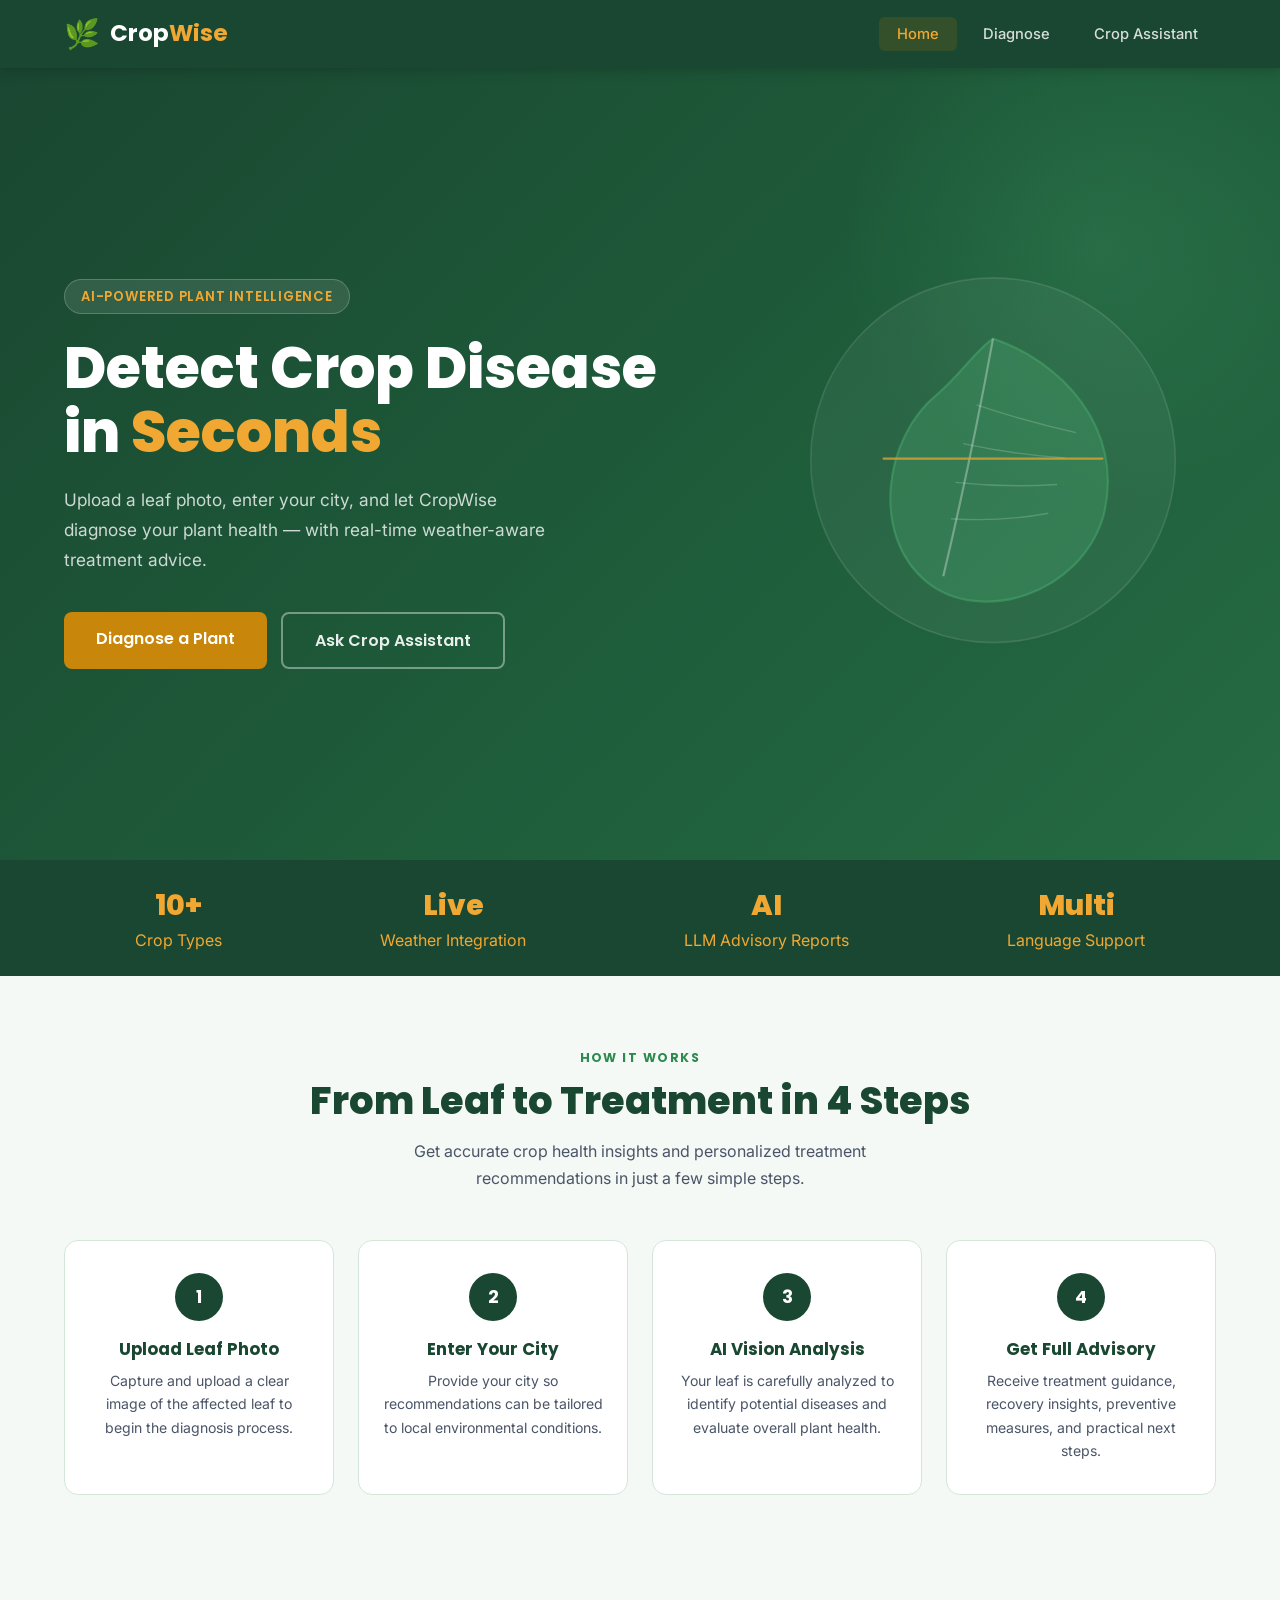
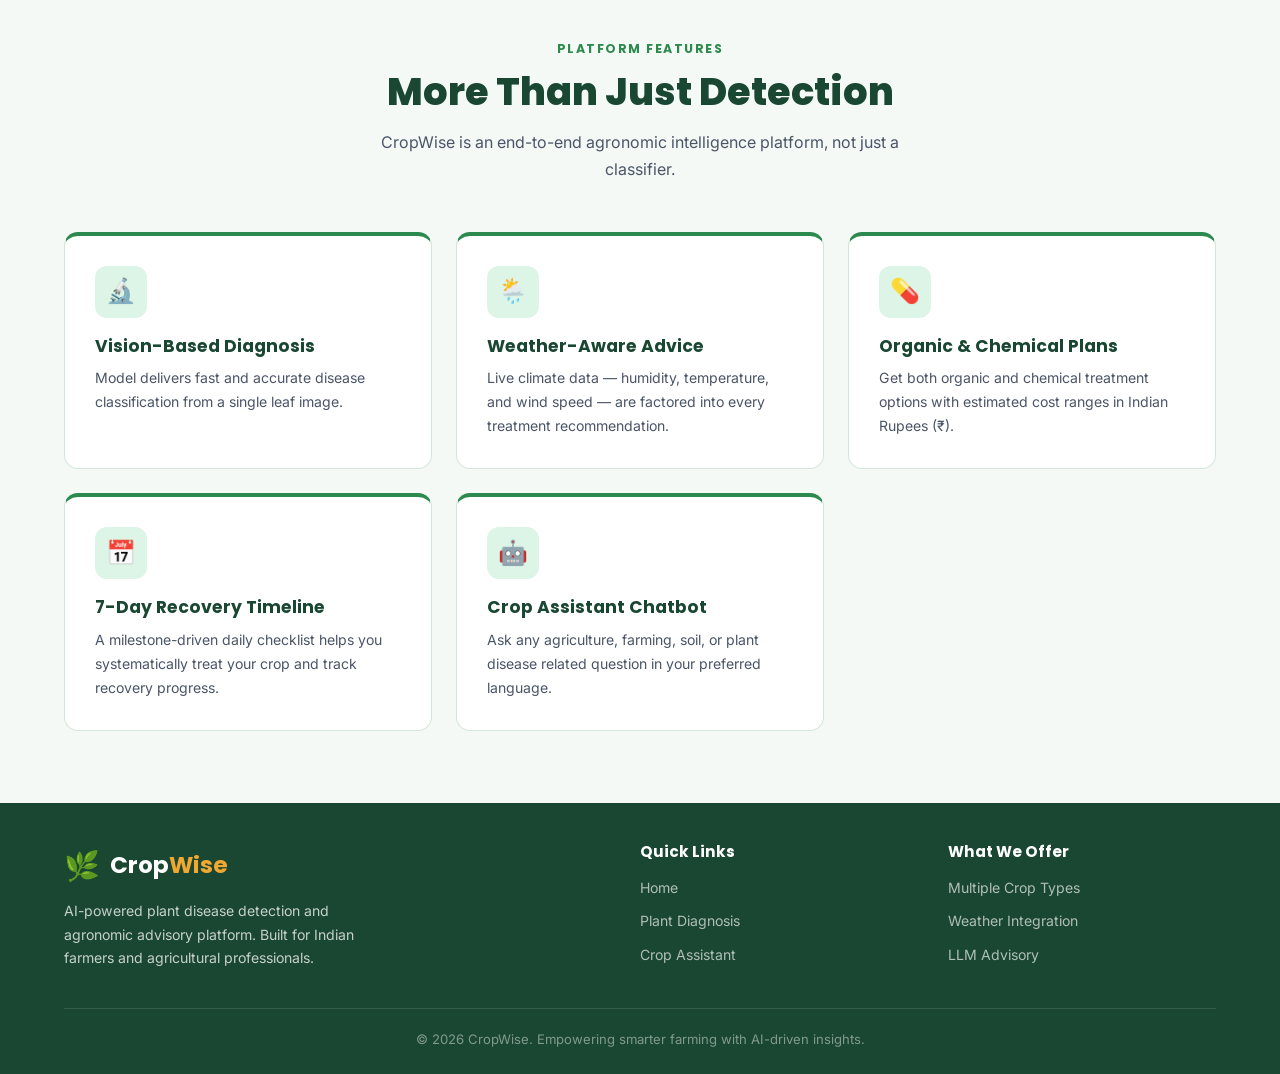
<file: frontend/index.html>
<!DOCTYPE html>
<html lang="en">
<head>
  <meta charset="UTF-8" />
  <meta name="viewport" content="width=device-width, initial-scale=1.0"/>
  <title>CropWise – AI Plant Disease Intelligence</title>
  <link rel="stylesheet" href="style.css"/>
  <style>
    .hero {
      background: linear-gradient(135deg, var(--green-dark) 0%, #1e5c3a 55%, #256b43 100%);
      min-height: 88vh;
      display: flex;
      align-items: center;
      padding: 80px 5% 60px;
      position: relative;
      overflow: hidden;
    }
    .hero::before {
      content: ''; position: absolute; top: -80px; right: -80px;
      width: 520px; height: 520px; border-radius: 50%;
      background: radial-gradient(circle, rgba(76,175,115,0.18) 0%, transparent 70%);
      pointer-events: none;
    }
    .hero-content { max-width: 600px; position: relative; z-index: 2; }
    .hero-eyebrow {
      display: inline-flex; align-items: center; gap: 8px;
      background: rgba(255,255,255,0.1);
      border: 1px solid rgba(255,255,255,0.2);
      padding: 6px 16px; border-radius: 20px;
      font-size: 0.82rem; font-weight: 600;
      color: var(--amber-light);
      font-family: 'Poppins', sans-serif;
      letter-spacing: 0.06em; text-transform: uppercase;
      margin-bottom: 22px;
    }
    .hero h1 {
      font-size: clamp(2.2rem, 4.5vw, 3.6rem);
      font-weight: 800; color: #fff;
      margin-bottom: 20px; line-height: 1.12;
    }
    .hero h1 em { font-style: normal; color: var(--amber-light); }
    .hero p {
      font-size: 1.08rem; color: rgba(255,255,255,0.78);
      margin-bottom: 36px; line-height: 1.75; max-width: 490px;
    }
    .hero-actions { display: flex; gap: 14px; flex-wrap: wrap; }
    .btn-hero { padding: 14px 32px; font-size: 1rem; }

    .hero-visual {
      position: absolute; right: 6%; top: 50%;
      transform: translateY(-50%); z-index: 1; pointer-events: none;
    }
    .hero-visual svg {
      width: min(420px, 38vw); opacity: 0.92;
      animation: floatLeaf 5s ease-in-out infinite;
    }
    @keyframes floatLeaf {
      0%, 100% { transform: translateY(0px) rotate(-2deg); }
      50% { transform: translateY(-18px) rotate(2deg); }
    }
    .hero-image{
    max-width:420px;
    animation:float 4s ease-in-out infinite;
    }
    .stats-bar {
      background: var(--green-dark); padding: 22px 5%;
      display: flex; justify-content: space-around;
      flex-wrap: wrap; gap: 16px;
    }
    .stat-item { text-align: center; color: white; }
    .stat-num {
      font-family: 'Poppins', sans-serif;
      font-size: 1.8rem; font-weight: 800;
      color: var(--amber-light); display: block;
    }
    .stat-label { font-size: 1.3;color: var(--amber-light);  }

    .steps-grid {
      display: grid;
      grid-template-columns: repeat(auto-fit, minmax(220px, 1fr));
      gap: 24px; margin-top: 48px;
    }
    .step-card {
      background: var(--bg-white);
      border: 1px solid var(--border);
      border-radius: 14px; padding: 32px 24px;
      text-align: center;
      transition: transform 0.22s, box-shadow 0.22s;
      position: relative;
    }
    .step-card:hover { transform: translateY(-6px); box-shadow: var(--shadow-hover); }
    .step-num {
      width: 48px; height: 48px;
      background: var(--green-dark); color: white;
      font-family: 'Poppins', sans-serif;
      font-size: 1.1rem; font-weight: 700;
      border-radius: 50%;
      display: flex; align-items: center; justify-content: center;
      margin: 0 auto 18px;
    }
    .step-icon { font-size: 2.4rem; margin-bottom: 14px; display: block; }
    .step-card h3 { font-size: 1.05rem; color: var(--green-dark); margin-bottom: 10px; }
    .step-card p { font-size: 0.88rem; color: var(--text-mid); line-height: 1.65; }

    .features-grid {
      display: grid;
      grid-template-columns: repeat(auto-fit, minmax(280px, 1fr));
      gap: 24px; margin-top: 48px;
    }
    .feature-card {
      padding: 30px; background: var(--bg-white);
      border: 1px solid var(--border); border-radius: 14px;
      border-top: 4px solid var(--green-mid);
      transition: box-shadow 0.22s;
    }
    .feature-card:hover { box-shadow: var(--shadow-hover); }
    .feature-icon-wrap {
      width: 52px; height: 52px;
      background: #dcf5e7; border-radius: 12px;
      display: flex; align-items: center; justify-content: center;
      font-size: 1.5rem; margin-bottom: 18px;
    }
    .feature-card h3 { font-size: 1.08rem; color: var(--green-dark); margin-bottom: 10px; }
    .feature-card p { font-size: 0.88rem; color: var(--text-mid); line-height: 1.7; }

    .cta-banner {
      background: linear-gradient(135deg, var(--green-dark), #1e5c3a);
      padding: 72px 5%; text-align: center; color: white;
    }
    .cta-banner h2 {
      font-size: clamp(1.8rem, 3vw, 2.5rem);
      font-weight: 800; margin-bottom: 14px;
      font-family: 'Poppins', sans-serif;
    }
    .cta-banner p { color: rgba(255,255,255,0.75); margin-bottom: 32px; font-size: 1rem; }
    .cta-actions { display: flex; gap: 14px; justify-content: center; flex-wrap: wrap; }

    .btn-white {
      background: white; color: var(--green-dark);
      font-family: 'Poppins', sans-serif; font-weight: 700;
      padding: 14px 32px; border-radius: 8px;
      border: none; cursor: pointer; font-size: 0.95rem;
      transition: all 0.2s; display: inline-block;
    }
    .btn-white:hover { transform: translateY(-2px); box-shadow: 0 6px 20px rgba(0,0,0,0.2); }

    .btn-ghost {
      background: transparent; color: rgba(255,255,255,0.9);
      border: 2px solid rgba(255,255,255,0.4);
      font-family: 'Poppins', sans-serif; font-weight: 600;
      padding: 14px 32px; border-radius: 8px;
      cursor: pointer; font-size: 0.95rem;
      transition: all 0.2s; display: inline-block;
    }
    .btn-ghost:hover { background: rgba(255,255,255,0.1); border-color: white; }

    @media (max-width: 900px) { .hero-visual { display: none; } }
    @media (max-width: 600px) { .stats-bar { flex-direction: column; align-items: center; } }
  </style>
</head>
<body>

<nav class="navbar">
  <div class="navbar-brand">
    <span class="leaf-icon">🌿</span>
    <span>Crop<span class="brand-accent">Wise</span></span>
  </div>
  <button class="nav-toggle" onclick="toggleNav()" aria-label="Toggle menu">☰</button>
  <ul class="nav-links" id="navLinks">
    <li><a href="index.html" class="active">Home</a></li>
    <li><a href="diagnose.html">Diagnose</a></li>
    <li><a href="chatbot.html">Crop Assistant</a></li>
  </ul>
</nav>

<section class="hero">
  <div class="hero-content">
    <div class="hero-eyebrow"> AI-Powered Plant Intelligence</div>
    <h1>Detect Crop Disease<br/>in <em>Seconds</em></h1>
    <p>Upload a leaf photo, enter your city, and let CropWise diagnose your plant health — with real-time weather-aware treatment advice.</p>
    <div class="hero-actions">
      <a href="diagnose.html" class="btn btn-amber btn-hero">Diagnose a Plant</a>
      <a href="chatbot.html" class="btn btn-outline btn-hero" style="color:rgba(255,255,255,0.9); border-color:rgba(255,255,255,0.4);">Ask Crop Assistant</a>
    </div>
  </div>

  <div class="hero-visual">
    <svg viewBox="0 0 380 380" xmlns="http://www.w3.org/2000/svg">
      <circle cx="190" cy="190" r="165" fill="rgba(255,255,255,0.06)" stroke="rgba(255,255,255,0.12)" stroke-width="1.5"/>
      <path d="M190 80 C250 100, 310 160, 290 240 C270 310, 180 340, 130 300 C80 260, 90 170, 140 130 C160 113, 175 90, 190 80 Z"
            fill="rgba(76,175,115,0.30)" stroke="rgba(76,175,115,0.5)" stroke-width="2"/>
      <path d="M190 80 Q170 190 145 295" fill="none" stroke="rgba(255,255,255,0.35)" stroke-width="2"/>
      <path d="M175 140 Q220 155 265 165" fill="none" stroke="rgba(255,255,255,0.2)" stroke-width="1.2"/>
      <path d="M163 175 Q210 185 255 188" fill="none" stroke="rgba(255,255,255,0.2)" stroke-width="1.2"/>
      <path d="M156 210 Q202 215 248 212" fill="none" stroke="rgba(255,255,255,0.2)" stroke-width="1.2"/>
      <path d="M152 243 Q198 246 240 238" fill="none" stroke="rgba(255,255,255,0.2)" stroke-width="1.2"/>
      <rect x="90" y="80" width="200" height="2" fill="rgba(240,168,50,0.8)" rx="1">
        <animate attributeName="y" from="80" to="300" dur="3s" repeatCount="indefinite"/>
        <animate attributeName="opacity" values="0;1;1;0" dur="3s" repeatCount="indefinite"/>
      </rect>
    </svg>
  </div>
</section>

<div class="stats-bar">
  <div class="stat-item"><span class="stat-num">10+</span><span class="stat-label">Crop Types</span></div>
  <div class="stat-item"><span class="stat-num">Live</span><span class="stat-label">Weather Integration</span></div>
  <div class="stat-item"><span class="stat-num">AI</span><span class="stat-label">LLM Advisory Reports</span></div>
  <div class="stat-item"><span class="stat-num">Multi</span><span class="stat-label">Language Support</span></div>
</div>

<section class="section">
  <div class="text-center">
    <div class="section-label">How It Works</div>
    <h2 class="section-title">From Leaf to Treatment in 4 Steps</h2>
    <p class="section-sub">Get accurate crop health insights and personalized treatment recommendations in just a few simple steps.</p>
  </div>
  <div class="steps-grid">
    <div class="step-card">
      <div class="step-num">1</div>
      <h3>Upload Leaf Photo</h3>
      <p>Capture and upload a clear image of the affected leaf to begin the diagnosis process.</p>
    </div>
    <div class="step-card">
      <div class="step-num">2</div>
      <h3>Enter Your City</h3>
      <p>Provide your city so recommendations can be tailored to local environmental conditions.</p>
    </div>
    <div class="step-card">
      <div class="step-num">3</div>
      <h3>AI Vision Analysis</h3>
      <p>Your leaf is carefully analyzed to identify potential diseases and evaluate overall plant health.</p>
    </div>
    <div class="step-card">
      <div class="step-num">4</div>
      <h3>Get Full Advisory</h3>
      <p>Receive treatment guidance, recovery insights, preventive measures, and practical next steps.</p>
    </div>
  </div>
</section>

<section class="section">
  <div class="text-center">
    <div class="section-label">Platform Features</div>
    <h2 class="section-title">More Than Just Detection</h2>
    <p class="section-sub">CropWise is an end-to-end agronomic intelligence platform, not just a classifier.</p>
  </div>
  <div class="features-grid">
    <div class="feature-card">
      <div class="feature-icon-wrap">🔬</div>
      <h3>Vision-Based Diagnosis</h3>
      <p> Model delivers fast and accurate disease classification from a single leaf image.</p>
    </div>
    <div class="feature-card">
      <div class="feature-icon-wrap">🌦️</div>
      <h3>Weather-Aware Advice</h3>
      <p>Live climate data — humidity, temperature, and wind speed — are factored into every treatment recommendation.</p>
    </div>
    <div class="feature-card">
      <div class="feature-icon-wrap">💊</div>
      <h3>Organic & Chemical Plans</h3>
      <p>Get both organic and chemical treatment options with estimated cost ranges in Indian Rupees (₹).</p>
    </div>
    <div class="feature-card">
      <div class="feature-icon-wrap">📅</div>
      <h3>7-Day Recovery Timeline</h3>
      <p>A milestone-driven daily checklist helps you systematically treat your crop and track recovery progress.</p>
    </div>
    <div class="feature-card">
      <div class="feature-icon-wrap">🤖</div>
      <h3>Crop Assistant Chatbot</h3>
      <p>Ask any agriculture, farming, soil, or plant disease related question in your preferred language.</p>
    </div>
  </div>
</section>

<footer class="footer">
  <div class="footer-grid">
    <div class="footer-brand">
      <div class="navbar-brand" style="margin-bottom:10px;">
        <span class="leaf-icon">🌿</span>
        <span>Crop<span class="brand-accent">Wise</span></span>
      </div>
      <p>AI-powered plant disease detection and agronomic advisory platform. Built for Indian farmers and agricultural professionals.</p>
    </div>
    <div>
      <h4>Quick Links</h4>
      <ul>
        <li><a href="index.html">Home</a></li>
        <li><a href="diagnose.html">Plant Diagnosis</a></li>
        <li><a href="chatbot.html">Crop Assistant</a></li>
      </ul>
    </div>
    <div>
      <h4>What We Offer</h4>
      <ul>
        <li><a href="#">Multiple Crop Types</a></li>
        <li><a href="#">Weather Integration</a></li>
        <li><a href="#">LLM Advisory</a></li>
      </ul>
    </div>
  </div>
  <div class="footer-bottom">
    &copy; 2026 CropWise. Empowering smarter farming with AI-driven insights.
  </div>
  </div>
</footer>
<script src="script.js"></script>
</body>
</html>
</file>
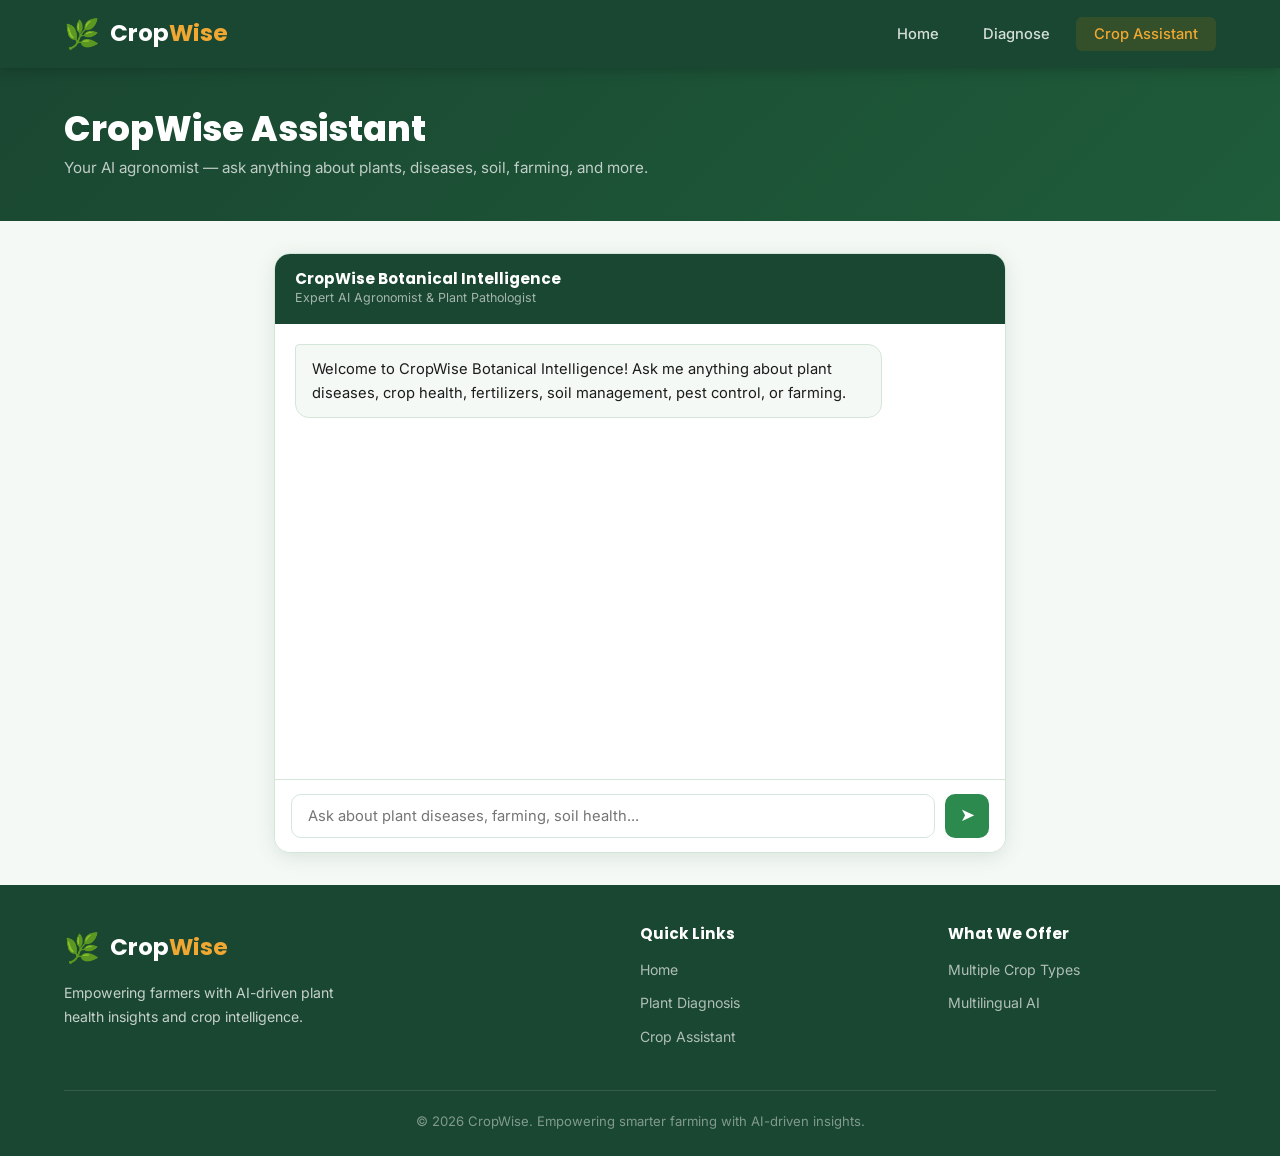
<file: frontend/chatbot.html>
<!DOCTYPE html>
<html lang="en">
<head>
  <meta charset="UTF-8"/>
  <meta name="viewport" content="width=device-width, initial-scale=1.0"/>
  <title>CropWise – Crop Assistant</title>
  <link rel="stylesheet" href="style.css"/>
  <style>
    .page-header {
      background: linear-gradient(135deg, var(--green-dark), #1e5c3a);
      padding: 40px 5%; color: white;
    }
    .page-header h1 { font-size: clamp(1.5rem, 3vw, 2.2rem); font-weight: 800; margin-bottom: 6px; }
    .page-header p  { color: rgba(255,255,255,0.72); font-size: 0.95rem; }

    .chat-outer {
      max-width: 860px; margin: 32px auto;
      padding: 0 5%;
      display: flex; flex-direction: column; gap: 20px;
    }
    .chat-box {
      background: var(--bg-white);
      border: 1px solid var(--border);
      border-radius: 16px; overflow: hidden;
      display: flex; flex-direction: column;
      height: 600px; box-shadow: var(--shadow);
    }

    .chat-header {
      background: var(--green-dark); padding: 16px 20px;
      display: flex; align-items: center; gap: 12px;
    }
    
    .bot-info h4 { color: white; font-size: 0.95rem; font-family: 'Poppins', sans-serif; }
    .bot-info p  { color: rgba(255,255,255,0.6); font-size: 0.78rem; }
   

    .messages {
      flex: 1; overflow-y: auto; padding: 20px;
      display: flex; flex-direction: column; gap: 14px;
      scroll-behavior: smooth;
    }
    .messages::-webkit-scrollbar { width: 5px; }
    .messages::-webkit-scrollbar-thumb { background: var(--border); border-radius: 4px; }

   .msg {
     max-width:85%;
     margin-bottom:12px;
    }
    .msg.user {  align-self: flex-end; }
    .msg.bot  { align-self: flex-start; }
    .msg-bubble {
      padding: 12px 16px; border-radius: 14px;
      font-size: 0.92rem; line-height: 1.65;
      white-space: normal;
    }
  
    .msg.bot .msg-bubble {
      background: #f5f9f5; border: 1px solid var(--border);
      border-top-left-radius: 4px; color: var(--text-dark);
    }
    .msg.user .msg-bubble {
      background: var(--green-dark); color: white;
      border-top-right-radius: 4px;
    }

    .msg-bubble strong { font-weight: 700; }
    .msg-bubble em { font-style: italic; }
    .msg-bubble p { margin-bottom: 8px; }
    .msg-bubble p:last-child { margin: 0; }
    .msg-bubble ul, .msg-bubble ol { padding-left: 18px; margin: 6px 0; }
    .msg-bubble li { margin-bottom: 4px; }
    .msg-bubble h3 { font-size: 0.95rem; color: var(--green-dark); margin: 10px 0 6px; font-family: 'Poppins', sans-serif; }

   
    .typing-indicator span:nth-child(2) { animation-delay: 0.2s; }
    .typing-indicator span:nth-child(3) { animation-delay: 0.4s; }
   

    .chat-input-bar {
      padding: 14px 16px;
      border-top: 1px solid var(--border);
      display: flex; gap: 10px; background: white;
    }
    .chat-input {
      flex: 1; padding: 11px 16px;
      border: 1.5px solid var(--border); border-radius: 10px;
      font-size: 0.92rem; font-family: 'Inter', sans-serif;
      outline: none; transition: border-color 0.2s;
      resize: none; height: 44px; line-height: 1.4;
    }
    .chat-input:focus { border-color: var(--green-mid); }
    .send-btn {
      width: 44px; height: 44px;
      background: var(--green-mid); border: none;
      border-radius: 10px; color: white; font-size: 1.1rem;
      cursor: pointer;
      display: flex; align-items: center; justify-content: center;
      flex-shrink: 0; transition: background 0.2s;
    }
    .send-btn:hover { background: var(--green-dark); }
    .send-btn:disabled { background: var(--border); cursor: not-allowed; }
  </style>
</head>
<body>

<nav class="navbar">
  <div class="navbar-brand">
    <span class="leaf-icon">🌿</span>
    <span>Crop<span class="brand-accent">Wise</span></span>
  </div>
  <button class="nav-toggle" onclick="toggleNav()" aria-label="Toggle menu">☰</button>
  <ul class="nav-links" id="navLinks">
    <li><a href="index.html">Home</a></li>
    <li><a href="diagnose.html">Diagnose</a></li>
    <li><a href="chatbot.html" class="active">Crop Assistant</a></li>
  </ul>
</nav>

<div class="page-header">
  <h1> CropWise Assistant</h1>
  <p>Your AI agronomist — ask anything about plants, diseases, soil, farming, and more.</p>
</div>

<div class="chat-outer">
  <div class="chat-box">

  <div class="chat-header">
    <div class="bot-info">
      <h4>CropWise Botanical Intelligence</h4>
      <p>Expert AI Agronomist & Plant Pathologist</p>
    </div>
  </div>

  <div class="messages" id="messages">
    <div class="msg bot">
      <div>
        <div class="msg-bubble">
          Welcome to CropWise Botanical Intelligence!
          Ask me anything about plant diseases, crop health,
          fertilizers, soil management, pest control, or farming.
        </div>
      </div>
    </div>
  </div>

  <div class="chat-input-bar">
    <input
      type="text"
      class="chat-input"
      id="chatInput"
      placeholder="Ask about plant diseases, farming, soil health..."
      onkeydown="handleKey(event)"
    >

    <button
      class="send-btn"
      onclick="sendMessage()"
    >
      ➤
    </button>
  </div>

</div>

</div>

<footer class="footer">
  <div class="footer-grid">
    <div class="footer-brand">
      <div class="navbar-brand" style="margin-bottom:10px;">
        <span class="leaf-icon">🌿</span>
        <span>Crop<span class="brand-accent">Wise</span></span>
      </div>
      <p>Empowering farmers with AI-driven plant health insights and crop intelligence.</p>
    </div>
    <div>
      <h4>Quick Links</h4>
      <ul>
        <li><a href="index.html">Home</a></li>
        <li><a href="diagnose.html">Plant Diagnosis</a></li>
        <li><a href="chatbot.html">Crop Assistant</a></li>
      </ul>
    </div>
    <div>
      <h4>What We Offer</h4>
      <ul>
        <li><a href="#">Multiple Crop Types</a></li>
        <li><a href="#">Multilingual AI</a></li>
      </ul>
    </div>
  </div>
  <div class="footer-bottom">
    &copy;  2026 CropWise. Empowering smarter farming with AI-driven insights.
  </div>
</footer>

<script src="script.js"></script>
<script>
const API_BASE = "https://cropwise-backend-8pd9.onrender.com";

function appendMessage(role, text) {

    const messages =
    document.getElementById("messages");

    const div =
    document.createElement("div");

    div.className = `msg ${role}`;

   div.innerHTML = `
  <div>
      <div class="msg-bubble">
        ${text.replace(/\*\*(.*?)\*\*/g, "<b>$1</b>").replace(/\n/g, "<br>")}
      </div>
  </div>`;

    messages.appendChild(div);

}

async function sendMessage() {

    const input =
    document.getElementById("chatInput");

    const msg =
    input.value.trim();

    if (!msg) return;

    appendMessage("user", msg);

    input.value = "";

    try {
        const formData =
        new FormData();

        formData.append(
            "message",
            msg
        );
        const response =
        await fetch(
            `${API_BASE}/api/chat`,
            {
                method: "POST",
                body: formData
            }
        );

        if (!response.ok) {
            appendMessage(
                "bot",
                "Error connecting to server."
            );

            return;
        }

        const data =
        await response.json();

        appendMessage(
            "bot",
            data.reply
        );

    }
    catch(error) {

        appendMessage(
            "bot",
            "Could not connect to backend."
        );
    }
}

function handleKey(event) {

    if (
        event.key === "Enter"
    ) {

        event.preventDefault();
        sendMessage();
    }
}
</script>
</body>
</html>
</file>
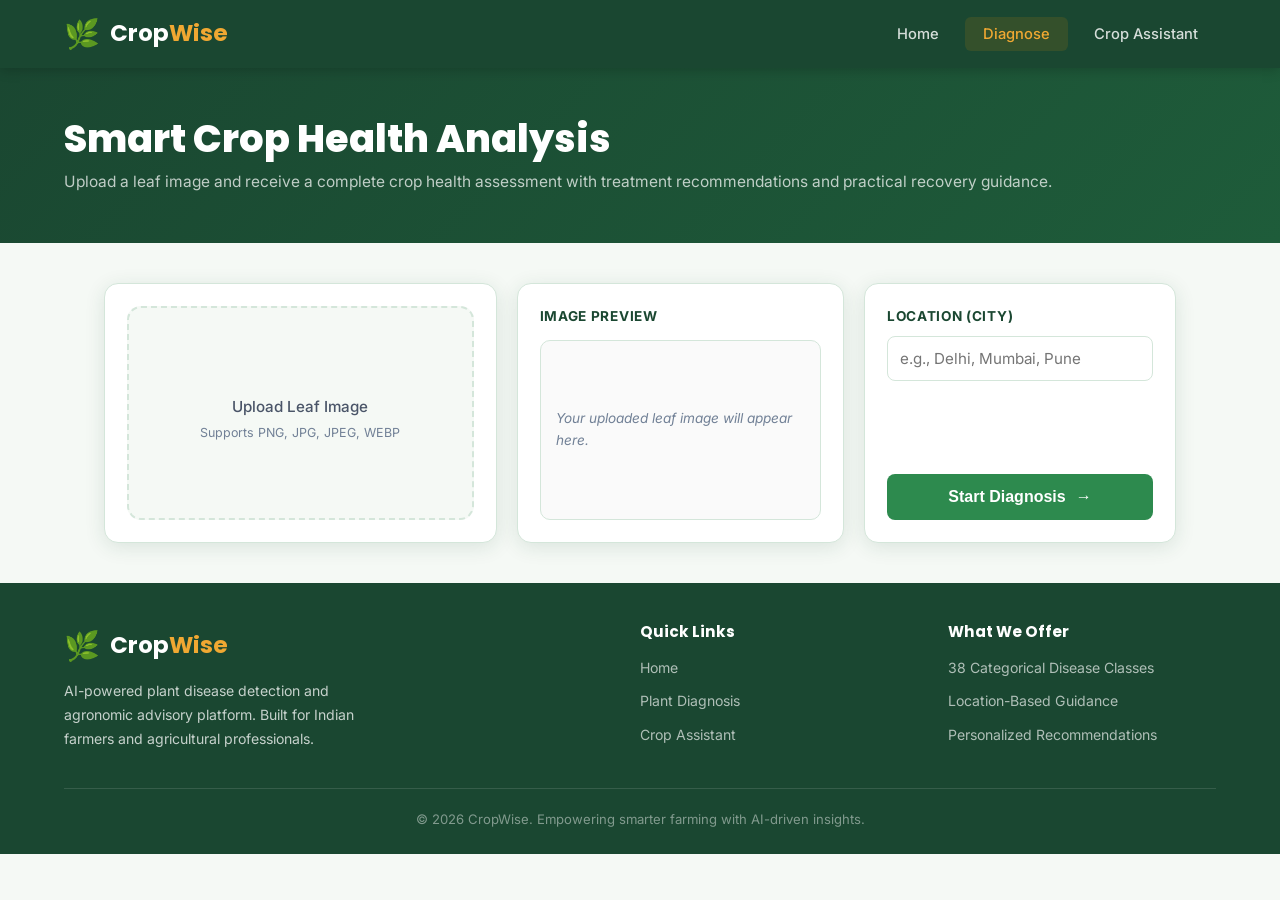
<file: frontend/diagnose.html>
<!DOCTYPE html>
<html lang="en">
<head>
  <meta charset="UTF-8"/>
  <meta name="viewport" content="width=device-width, initial-scale=1.0"/>
  <title>CropWise – Diagnose Your Plant</title>
  <link rel="stylesheet" href="style.css"/>
  <style>
    .page-header {
      background: linear-gradient(135deg, var(--green-dark), #1e5c3a);
      padding: 48px 5%; color: white;
    }
    .page-header h1 { font-size: clamp(1.6rem, 3vw, 2.4rem); font-weight: 800; margin-bottom: 8px; }
    .page-header p  { color: rgba(255,255,255,0.72); font-size: 0.97rem; }

    /* ── INPUT SECTION ── */
    .input-section {
      max-width: 1200px;
      margin: 40px auto 0;
      padding: 0 5%;
      margin-bottom: 40px;
    }
    .input-grid {
      display: grid;
      grid-template-columns: 1.2fr 1fr 0.9fr;
      gap: 20px;
      align-items: stretch;
    }
    .input-grid > .card { padding: 22px; }

    .upload-area {
      border: 2.5px dashed var(--border);
      border-radius: 14px;
      padding: 36px 24px;
      text-align: center;
      background: var(--bg-light);
      cursor: pointer;
      transition: all 0.2s ease;
      height: 100%;
      display: flex;
      flex-direction: column;
      justify-content: center;
      align-items: center;
    }
    .upload-area:hover, .upload-area.dragover {
      border-color: var(--green-mid);
      background: #edf7f1;
    }
    .upload-icon { font-size: 2.5rem; margin-bottom: 12px; }
    .upload-area p { font-size: 0.92rem; color: var(--text-mid); font-weight: 500; }
    .upload-area span { font-size: 0.78rem; color: var(--text-light); margin-top: 4px; }

    .preview-box {
      width: 100%;
      height: 180px;
      border-radius: 10px;
      border: 1px solid var(--border);
      background: #fafafa;
      display: flex;
      align-items: center;
      justify-content: center;
      overflow: hidden;
      position: relative;
    }
    .preview-box img { width: 100%; height: 100%; object-fit: cover; }
    .no-img { font-size: 0.85rem; color: var(--text-light); font-style: italic; margin-left: 15px; }

    .form-group { display: flex; flex-direction: column; gap: 8px; margin-bottom: 16px; }
    .form-group label { font-size: 0.85rem; font-weight: 700; color: var(--green-dark); text-transform: uppercase; letter-spacing: 0.05em; }
    .form-group input {
      padding: 12px;
      border: 1px solid var(--border);
      border-radius: 8px;
      font-size: 0.95rem;
      font-family: inherit;
      color: var(--text-dark);
    }
    .form-group input:focus { outline: none; border-color: var(--green-mid); box-shadow: 0 0 0 3px rgba(45,138,78,0.12); }

    .btn-diag {
      width: 100%;
      background: var(--green-mid);
      color: white;
      padding: 14px;
      border: none;
      border-radius: 8px;
      font-weight: 700;
      font-size: 1rem;
      cursor: pointer;
      display: flex;
      align-items: center;
      justify-content: center;
      gap: 10px;
      transition: background 0.15s ease;
    }
    .btn-diag:hover { background: #236d3d; }
    .btn-diag:disabled { background: var(--text-light); cursor: not-allowed; }

    /* ── RESULTS LAYOUT ── */
    .results-container {
      max-width: 1200px;
      margin: 32px auto 80px;
      padding: 0 5%;
      display: flex;
      flex-direction: column;
      gap: 28px;
    }
    .hidden { display: none !important; }

    /* Headline Profile Layout */
    .headline-card-grid {
      display: flex;
      align-items: center;
      justify-content: space-between;
      flex-wrap: wrap;
      gap: 24px;
    }
    .headline-main { display: flex; align-items: center; gap: 18px; }
    .headline-icon { font-size: 3rem; background: #e8f5ed; width: 72px; height: 72px; display: flex; align-items: center; justify-content: center; border-radius: 50%; }
    .headline-info h2 { font-size: 1.1rem; font-weight: 600; color: var(--green-dark); margin-bottom: 4px; }
    .headline-info h3 { font-size: 1.8rem; font-weight: 800; color: #c0392b; margin-top: 6px; padding-top: 8px;  }
    .headline-meta { display: flex; flex-direction: column; align-items: flex-end; gap: 8px; text-align: right; }
    .live-badge { font-size: 0.82rem; font-weight: 700; background: #ebf5ff; color: #0066cc; padding: 4px 12px; border-radius: 20px; }

    /* Micro-climate Parameter Rows */
    .weather-row-grid {
      display: grid;
      grid-template-columns: repeat(auto-fit, minmax(200px, 1fr));
      gap: 16px;
    }
    .w-item {
      background: var(--bg-light);
      padding: 16px;
      border-radius: 10px;
      display: flex;
      align-items: center;
      gap: 14px;
      border: 1px solid var(--border);
    }
    .w-icon { font-size: 1.6rem; }
    .w-val { font-size: 1.15rem; font-weight: 700; color: var(--text-dark); }
    .w-lbl { font-size: 0.78rem; color: var(--text-light); text-transform: uppercase; font-weight: 600; }

    /* Core Report Topology Layout */
    .report-split-grid {
      display: grid;
      grid-template-columns: 1fr 1.2fr;
      gap: 28px;
      align-items: start;
    }
    .report-pane { display: flex; flex-direction: column; gap: 28px; }

    .card h3 { font-size: 1.15rem; font-weight: 800; color: var(--green-dark); margin-bottom: 16px; display: flex; align-items: center; gap: 10px; border-bottom: 2px solid var(--bg-light); padding-bottom: 10px; }
    .card p { font-size: 0.95rem; color: var(--text-mid); line-height: 1.6; }

    .severity-box { display: flex; align-items: center; gap: 20px; background: #fffaf0; border: 1px solid #ffe8cc; padding: 16px; border-radius: 10px; }
    .sev-tier { font-size: 1.2rem; font-weight: 800; padding: 6px 14px; border-radius: 6px; }
    .tier-none { background: #dcf5e7; color: var(--green-dark); }
    .tier-low { background: #fff3cd; color: #856404; }
    .tier-medium { background: #ffe8cc; color: #c17d11; }
    .tier-high { background: #f8d7da; color: #721c24; }
    .tier-critical { background: #721c24; color: white; }

    /* Cost Table System Elements */
    .cost-box-layout { display: flex; flex-direction: column; gap: 16px; }
    .cost-card { border: 1px solid var(--border); border-radius: 10px; padding: 16px; }
    .cost-card.org { border-left: 4px solid var(--green-mid); background: #f9fdfa; }
    .cost-card.chem { border-left: 4px solid #3182ce; background: #f7fafc; }
    .cost-header { display: flex; justify-content: space-between; align-items: center; margin-bottom: 8px; font-weight: 700; }
    .cost-title { font-size: 0.95rem; color: var(--text-dark); }
    .cost-amt { font-size: 1.1rem; color: var(--green-dark); }

    /* Checklist Timelines */
    .chk-list { display: flex; flex-direction: column; gap: 14px; list-style: none; }
    .chk-item { display: flex; gap: 14px; align-items: flex-start; }
    .chk-day { font-size: 0.8rem; font-weight: 700; background: var(--green-dark); color: white; padding: 2px 8px; border-radius: 4px; min-width: 52px; text-align: center; margin-top: 2px; }
    .chk-txt { font-size: 0.92rem; color: var(--text-mid); line-height: 1.5; }

    /* Bullet lists */
    .bullet-list { list-style: none; display: flex; flex-direction: column; gap: 10px; }
    .bullet-list li { font-size: 0.92rem; color: var(--text-mid); padding-left: 18px; position: relative; line-height: 1.5; }
    .bullet-list li::before { content: '•'; color: var(--green-light); font-size: 1.2rem; position: absolute; left: 0; top: -2px; }

    /* Analysis Rankings Table Grid */
    .rank-table { width: 100%; border-collapse: collapse; text-align: left; margin-top: 8px; }
    .rank-table th { font-size: 0.8rem; text-transform: uppercase; color: var(--text-light); letter-spacing: 0.05em; padding: 10px 12px; border-bottom: 2px solid var(--border); }
    .rank-table td { padding: 12px; border-bottom: 1px solid var(--bg-light); font-size: 0.92rem; color: var(--text-dark); }
    .rank-num { background: var(--bg-light); color: var(--green-dark); width: 24px; height: 24px; display: inline-flex; align-items: center; justify-content: center; border-radius: 50%; font-weight: 700; font-size: 0.8rem; }

    /* Feedbacks & Spinners */
    .loading-container { text-align: center; padding: 60px 0; }
    .spinner { border: 4px solid rgba(45,138,78,0.12); border-left-color: var(--green-mid); width: 44px; height: 44px; border-radius: 50%; animation: spin 1s linear infinite; margin: 0 auto 16px; }
    @keyframes spin { to { transform: rotate(360deg); } }
    .error-container { background: #fff5f5; border: 1px solid #fed7d7; color: #c53030; padding: 16px 20px; border-radius: 10px; font-weight: 500; font-size: 0.95rem; display: flex; align-items: center; gap: 12px; max-width: 1200px; margin: 24px auto 0; }

    @media(max-width: 900px) {
      .input-grid, .report-split-grid { grid-template-columns: 1fr; }
    }
  </style>
</head>
<body>

 <nav class="navbar">
  <div class="navbar-brand">
    <span class="leaf-icon">🌿</span>
    <span>Crop<span class="brand-accent">Wise</span></span>
  </div>
  <button class="nav-toggle" onclick="toggleNav()" aria-label="Toggle menu">☰</button>
  <ul class="nav-links" id="navLinks">
    <li><a href="index.html">Home</a></li>
    <li><a href="diagnose.html" class="active">Diagnose</a></li>
    <li><a href="chatbot.html" >Crop Assistant</a></li>
  </ul>
</nav>

  <header class="page-header">
    <h1>Smart Crop Health Analysis</h1>
    <p>Upload a leaf image and receive a complete crop health assessment with treatment recommendations and practical recovery guidance.</p>
  </header>

  <section class="input-section">
    <div class="input-grid">
      
      <div class="card">
        <input type="file" id="fileInput" accept="image/*" class="hidden" onchange="previewImage(this)"/>
        <div class="upload-area" id="dropZone" onclick="document.getElementById('fileInput').click()">
          <div class="upload-icon"></div>
          <p>Upload Leaf Image</p>
          <span>Supports PNG, JPG, JPEG, WEBP</span>
        </div>
      </div>

      <div class="card" style="display:flex; flex-direction:column; gap:12px;">
        <div class="form-group" style="margin:0;">
          <label>Image Preview</label>
        </div>
        <div class="preview-box" id="previewBox">
          <span class="no-img">Your uploaded leaf image will appear here.</span>
        </div>
      </div>

      <div class="card" style="display:flex; flex-direction:column; justify-content: space-between;">
        <div class="form-group">
          <label for="cityInput">Location (City)</label>
          <input type="text" id="cityInput" placeholder="e.g., Delhi, Mumbai, Pune" />
        </div>
        <button id="diagBtn" class="btn-diag" onclick="triggerPipeline()">
          <span>Start Diagnosis</span>
          <span>→</span>
        </button>
      </div>

    </div>
  </section>

  <div id="errorLog" class="error-container hidden"></div>
  
  <div id="loadingTracker" class="loading-container hidden">
    <div class="spinner"></div>
    <p style="color:var(--text-mid); font-weight:600; font-size:0.95rem;">Analyzing...</p>
  </div>

  <main id="resultsManifest" class="results-container hidden">
    
    <div class="card" id="headlineCard">
      <div class="headline-card-grid">
        <div class="headline-main">
          <div class="headline-icon" id="hcIcon">🍃</div>
          <div class="headline-info">
            <h2 id="hcPlant">Target Crop Taxonomy</h2>
            <h3 id="hcDisease">Classifying Matrix Pathology...</h3>
          </div>
        </div>
        <div class="headline-meta">
          <span class="badge" id="hcStatus" style="background:var(--green-dark); color:white;">Completed</span>
          <span class="live-badge" id="hcCity">📍 Regional Location</span>
        </div>
      </div>
    </div>

    <div class="card" id="weatherCard">
      <h3>🌤️ Current Weather Conditions</h3>
      <div class="weather-row-grid">
        <div class="w-item">
          <div class="w-icon">🌡️</div>
          <div>
            <div class="w-val" id="wTemp">—</div>
            <div class="w-lbl">Temperature Index</div>
          </div>
        </div>
        <div class="w-item">
          <div class="w-icon">💧</div>
          <div>
            <div class="w-val" id="wHumid">—</div>
            <div class="w-lbl">Relative Air Moisture</div>
          </div>
        </div>
        <div class="w-item">
          <div class="w-icon">💨</div>
          <div>
            <div class="w-val" id="wWind">—</div>
            <div class="w-lbl">Wind Dynamic Velocity</div>
          </div>
        </div>
        <div class="w-item">
          <div class="w-icon">☁️</div>
          <div>
            <div class="w-val" id="wCond">—</div>
            <div class="w-lbl">Atmosphere Status</div>
          </div>
        </div>
      </div>
    </div>

    <div class="report-split-grid">
      
      <div class="report-pane">
        
        <div class="card" id="severityCard">
          <h3>📊 Disease Severity</h3>
          <div class="severity-box">
            <span class="sev-tier" id="sevTier">None</span>
            <p id="sevJustification" style="margin:0; font-size:0.92rem;"></p>
          </div>
        </div>

        <div class="card" id="diseaseProfileCard">
          <h3>📖 About the Disease</h3>
          <p id="diseaseDesc" style="margin-bottom:14px;"></p>
          <div style="font-weight:700; font-size:0.85rem; color:var(--green-dark); text-transform:uppercase; margin-bottom:8px;">Primary Environmental Triggers:</div>
          <ul class="bullet-list" id="diseaseCauses"></ul>
        </div>

        <div class="card" id="climateAdvisoryCard">
          <h3>🌦️ Weather Impact Analysis</h3>
          <p id="climateRisk" style="margin-bottom:12px;"></p>
          <p id="climateWarning" style="background:#fff5f5; border-left:4px solid #e53e3e; padding:10px; font-size:0.9rem; font-weight:500; color:#c53030;"></p>
        </div>

      </div>

      <div class="report-pane">
        
        <div class="card" id="costCard">
          <h3>💰 Treatment Cost Estimate</h3>
          <div class="cost-box-layout">
            <div class="cost-card org">
              <div class="cost-header">
                <span class="cost-title">Organic Treatments</span>
                <span class="cost-amt" id="costOrgAmt">₹0</span>
              </div>
              <ul class="bullet-list" id="costOrgMethods"></ul>
            </div>
            <div class="cost-card chem">
              <div class="cost-header">
                <span class="cost-title">Chemical Treatments</span>
                <span class="cost-amt" id="costChemAmt">₹0</span>
              </div>
              <ul class="bullet-list" id="costChemMethods"></ul>
            </div>
          </div>
        </div>

        <div class="card" id="timelineCard">
          <h3>🗓️ Recovery Plan & Timeline</h3>
          <div style="font-weight:600; color:var(--text-light); font-size:0.88rem; margin-bottom:14px;">Estimated Stability/Recovery: <span id="recoveryDays" style="color:var(--green-dark); font-weight:700;">—</span></div>
          <ul class="chk-list" id="timelineChecklist"></ul>
        </div>

        <div class="card" id="preventiveCard">
          <h3>🛡️ Prevention Tips</h3>
          <ul class="bullet-list" id="preventiveList"></ul>
        </div>

        <div class="card" id="rankingCard">
          <h3>🏆 Recommended Treatments</h3>
          <table class="rank-table">
            <thead>
              <tr>
                <th>Rank</th>
                <th> Treatment</th>
                <th>Effectiveness</th>
                <th>Cost</th>
              </tr>
            </thead>
            <tbody id="rankingBody"></tbody>
          </table>
        </div>

      </div>

    </div>

  </main>

  <footer class="footer">
    <div class="footer-grid">
      <div class="footer-brand">
        <div class="navbar-brand" style="margin-bottom:10px;">
          <span class="leaf-icon">🌿</span>
          <span>Crop<span class="brand-accent">Wise</span></span>
        </div>
        <p>AI-powered plant disease detection and agronomic advisory platform. Built for Indian farmers and agricultural professionals.</p>
      </div>
      <div>
        <h4>Quick Links</h4>
        <ul>
          <li><a href="index.html">Home</a></li>
          <li><a href="diagnose.html">Plant Diagnosis</a></li>
          <li><a href="chatbot.html">Crop Assistant</a></li>
        </ul>
      </div>
      <div>
        <h4>What We Offer</h4>
        <ul>
          <li><a href="#">38 Categorical Disease Classes</a></li>
          <li><a href="#">Location-Based Guidance</a></li>
          <li><a href="#">Personalized Recommendations</a></li>
        </ul>
      </div>
    </div>
    <div class="footer-bottom">
      &copy; 2026 CropWise. Empowering smarter farming with AI-driven insights.
    </div>
  </footer>

  <script src="script.js"></script>
  <script>
    const API_BASE = "https://cropwise-backend-8pd9.onrender.com";
    let bufferedFile = null;

    function show(id) { document.getElementById(id).classList.remove('hidden'); }
    function hide(id) { document.getElementById(id).classList.add('hidden'); }

    // Visual buffers
    function previewImage(input) {
      const box = document.getElementById('previewBox');
      if (input.files && input.files[0]) {
        bufferedFile = input.files[0];
        const reader = new FileReader();
        reader.onload = function(e) {
          box.innerHTML = `<img src="${e.target.result}" alt="Preview Target" />`;
        }
        reader.readAsDataURL(input.files[0]);
      }
    }

    // Pipeline activation handler
    async function triggerPipeline() {
      const cityInput = document.getElementById('cityInput').value.trim();
      const errBox = document.getElementById('errorLog');
      const diagBtn = document.getElementById('diagBtn');

      errBox.classList.add('hidden');

      if (!bufferedFile) {
        errBox.textContent = "❌ Request Denied: Please upload a leaf image sample first.";
        errBox.classList.remove('hidden');
        return;
      }
      if (!cityInput) {
        errBox.textContent = "❌ Request Denied: A regional city location is required.";
        errBox.classList.remove('hidden');
        return;
      }

      // Lock buttons and reveal processing spinners
      diagBtn.disabled = true;
      hide('resultsManifest');
      show('loadingTracker');

      try {
        const payload = new FormData();
        payload.append('image', bufferedFile);
        payload.append('city', cityInput);

        const response = await fetch(`${API_BASE}/api/diagnose`, {
          method: 'POST',
          body: payload
        });

        hide('loadingTracker');

        if (!response.ok) {
          const failureData = await response.json();
          errBox.textContent = `⚠️ Core Pipeline Error: ${failureData.detail || 'Failed processing data elements.'}`;
          errBox.classList.remove('hidden');
          diagBtn.disabled = false;
          return;
        }

        const data = await response.json();
        renderPayloadData(data);

      } catch (err) {
        hide('loadingTracker');
        errBox.textContent = `❌ Server Network Timeout: Cannot resolve linkage to API routing paths. Verify backend is running on ${API_BASE}`;
        errBox.classList.remove('hidden');
        diagBtn.disabled = false;
      }
    }

    // Pure Data Mapping Node Engine (Strips out all confidence rating fields)
    function renderPayloadData(data) {
      const vision = data.vision_metadata || {};
      const weather = data.live_environment || {};
      const report = data.ai_report || {};
      const uiMeta = data.frontend_ui_meta || {};

      // 1. Headline updates
      document.getElementById('hcPlant').textContent = vision.target_plant || " ";
      document.getElementById('hcDisease').textContent = vision.detected_condition || 'Healthy / Clean Matrix';
      document.getElementById('hcCity').textContent = `📍 ${weather.city || " "}`;
      
      const badge = document.getElementById('hcStatus');
      badge.textContent = uiMeta.badge_text || 'Analysis Completed';
      badge.style.background = uiMeta.ui_color_hex || '#2d8a4e';

      // Emoji swap for target classifications
      const iconBox = document.getElementById('hcIcon');
      if((vision.detected_condition || '').toLowerCase().includes('healthy')) {
        iconBox.textContent = '🌿';
      } else {
        iconBox.textContent = '🍂';
      }

      // 2. Weather mapping
      document.getElementById('wTemp').textContent = weather.temperature_celsius != null ? `${weather.temperature_celsius}°C` : '—';
      document.getElementById('wHumid').textContent = weather.humidity_percentage != null ? `${weather.humidity_percentage}%` : '—';
      document.getElementById('wWind').textContent = weather.wind_speed_kmh != null ? `${weather.wind_speed_kmh} km/h` : '—';
      document.getElementById('wCond').textContent = weather.weather_condition || '—';

      // 3. Severity layout metrics
      const sev = report.severity_estimation || {};
      document.getElementById('sevTier').textContent = sev.tier || 'None';
      document.getElementById('sevJustification').textContent = sev.justification || 'No disease details available.';

      // 4. Biological Description Profiles
      const info = report.disease_information || {};
      document.getElementById('diseaseDesc').textContent = info.description || 'No description available.';
      renderBulletList('diseaseCauses', info.primary_causes || []);

      // 5. Climate risk panels
      const climate = report.micro_climate_advisory || {};
      document.getElementById('climateRisk').textContent = climate.risk_assessment || 'Weather analysis not available.';
      document.getElementById('climateWarning').textContent = climate.actionable_warning ||'No weather recommendations available.';

      // 6. Cost systems mapping
      const cost = report.cost_estimation || {};
      const orgBox = cost.organic_treatment || {};
      const chemBox = cost.chemical_treatment || {};
      
      document.getElementById('costOrgAmt').textContent = orgBox.price_range_inr || 'Not needed';
      renderBulletList('costOrgMethods', orgBox.methods || []);
      
      document.getElementById('costChemAmt').textContent = chemBox.price_range_inr || 'Not needed';
      renderBulletList('costChemMethods', chemBox.methods || []);

      // 7. Timeline mappings
      const timeline = report.recovery_timeline || {};
      document.getElementById('recoveryDays').textContent = timeline.expected_recovery_days || 'Stable';
      
      const timelineList = document.getElementById('timelineChecklist');
      timelineList.innerHTML = '';
      (timeline.interactive_checklist || []).forEach(item => {
        const li = document.createElement('li');
        li.className = 'chk-item';
        li.innerHTML = `<span class="chk-day">Day ${item.day || '?'}</span><span class="chk-txt">${item.task || ''}</span>`;
        timelineList.appendChild(li);
      });

      // 8. Permanent Prevention Protocols
      renderBulletList('preventiveList', report.preventive_measures || []);

      // 9. Priorities rankings matrix elements
      const rankBody = document.getElementById('rankingBody');
      rankBody.innerHTML = '';
      (report.recommendation_ranking || []).forEach(row => {
        const tr = document.createElement('tr');
        tr.innerHTML = `
          <td><span class="rank-num">${row.rank || '1'}</span></td>
          <td><strong>${row.treatment_name || 'Routine Check'}</strong></td>
          <td style="color:var(--green-mid); font-weight:700;">${row.effectiveness || 'Stable'}</td>
          <td>${row.cost_tier || 'N/A'}</td>
        `;
        rankBody.appendChild(tr);
      });

      // Show final layouts and scroll down smoothly to view manifest arrays
      show('resultsManifest');
      document.getElementById('diagBtn').disabled = false;
      document.getElementById('headlineCard').scrollIntoView({ behavior: 'smooth', block: 'start' });
    }

    function renderBulletList(elementId, itemsArray) {
      const targetUl = document.getElementById(elementId);
      targetUl.innerHTML = '';
      if(!itemsArray || itemsArray.length === 0) {
        const li = document.createElement('li');
        li.textContent = 'None required/specified.';
        targetUl.appendChild(li);
        return;
      }
      itemsArray.forEach(text => {
        const li = document.createElement('li');
        li.textContent = text;
        targetUl.appendChild(li);
      });
    }
  </script>
</body>
</html>
</file>
<file: frontend/style.css>
/* =============================================
   CROPWISE - Global Stylesheet
   ============================================= */

@import url('https://fonts.googleapis.com/css2?family=Poppins:wght@400;600;700;800&family=Inter:wght@400;500;600&display=swap');

/* ── CSS Variables ── */
:root {
  --green-dark:   #1a4731;
  --green-mid:    #2d8a4e;
  --green-light:  #4caf73;
  --amber:        #c8860a;
  --amber-light:  #f0a832;
  --bg-light:     #f5f9f5;
  --bg-white:     #ffffff;
  --text-dark:    #1c1c1c;
  --text-mid:     #4a5568;
  --text-light:   #718096;
  --border:       #d4e6da;
  --shadow:       0 4px 20px rgba(26, 71, 49, 0.12);
  --shadow-hover: 0 8px 32px rgba(26, 71, 49, 0.2);
}

* { box-sizing: border-box; margin: 0; padding: 0; }

body {
  font-family: 'Inter', sans-serif;
  background: var(--bg-light);
  color: var(--text-dark);
  line-height: 1.6;
}

h1, h2, h3, h4 {
  font-family: 'Poppins', sans-serif;
  line-height: 1.2;
}

a { text-decoration: none; color: inherit; }
img { max-width: 100%; }

/* ── NAVBAR ── */
.navbar {
  background: var(--green-dark);
  padding: 0 5%;
  display: flex;
  align-items: center;
  justify-content: space-between;
  height: 68px;
  position: sticky;
  top: 0;
  z-index: 1000;
  box-shadow: 0 2px 12px rgba(0,0,0,0.2);
}

.navbar-brand {
  display: flex;
  align-items: center;
  gap: 10px;
  font-family: 'Poppins', sans-serif;
  font-size: 1.45rem;
  font-weight: 700;
  color: #fff;
}

.navbar-brand .leaf-icon {
  font-size: 1.8rem;
}

.navbar-brand span.brand-accent {
  color: var(--amber-light);
}

.nav-links {
  display: flex;
  gap: 8px;
  list-style: none;
}

.nav-links a {
  color: rgba(255,255,255,0.82);
  font-size: 0.92rem;
  font-weight: 500;
  padding: 8px 18px;
  border-radius: 6px;
  transition: background 0.2s, color 0.2s;
}

.nav-links a:hover,
.nav-links a.active {
  background: rgba(255,255,255,0.12);
  color: #fff;
}

.nav-links a.active {
  color: var(--amber-light);
  background: rgba(200,134,10,0.15);
}

.nav-toggle {
  display: none;
  background: none;
  border: none;
  color: white;
  font-size: 1.6rem;
  cursor: pointer;
}

/* ── FOOTER ── */
.footer {
  background: var(--green-dark);
  color: rgba(255,255,255,0.75);
  padding: 40px 5% 24px;
}

.footer-grid {
  display: grid;
  grid-template-columns: 2fr 1fr 1fr;
  gap: 40px;
  margin-bottom: 32px;
}

.footer-brand p {
  font-size: 0.88rem;
  margin-top: 10px;
  max-width: 300px;
  line-height: 1.7;
}

.footer h4 {
  color: #fff;
  font-size: 0.95rem;
  margin-bottom: 14px;
  font-family: 'Poppins', sans-serif;
}

.footer ul { list-style: none; }
.footer ul li { margin-bottom: 8px; }
.footer ul a {
  color: rgba(255,255,255,0.65);
  font-size: 0.88rem;
  transition: color 0.2s;
}
.footer ul a:hover { color: var(--amber-light); }

.footer-bottom {
  border-top: 1px solid rgba(255,255,255,0.12);
  padding-top: 20px;
  text-align: center;
  font-size: 0.82rem;
  color: rgba(255,255,255,0.45);
}

/* ── BUTTONS ── */
.btn {
  display: inline-block;
  padding: 12px 28px;
  border-radius: 8px;
  font-family: 'Poppins', sans-serif;
  font-weight: 600;
  font-size: 0.95rem;
  cursor: pointer;
  border: none;
  transition: all 0.22s;
}

.btn-primary {
  background: var(--green-mid);
  color: white;
}
.btn-primary:hover {
  background: var(--green-dark);
  transform: translateY(-2px);
  box-shadow: var(--shadow-hover);
}

.btn-amber {
  background: var(--amber);
  color: white;
}
.btn-amber:hover {
  background: #a06d08;
  transform: translateY(-2px);
}

.btn-outline {
  background: transparent;
  border: 2px solid var(--green-mid);
  color: var(--green-mid);
}
.btn-outline:hover {
  background: var(--green-mid);
  color: white;
}

/* ── BADGES ── */
.badge {
  display: inline-block;
  padding: 4px 12px;
  border-radius: 20px;
  font-size: 0.78rem;
  font-weight: 600;
  font-family: 'Poppins', sans-serif;
}
.badge-green { background: #dcf5e7; color: var(--green-dark); }
.badge-amber { background: #fef3d8; color: #8a5c00; }
.badge-red   { background: #fde8e8; color: #c0392b; }

/* ── CARD ── */
.card {
  background: var(--bg-white);
  border-radius: 14px;
  box-shadow: var(--shadow);
  padding: 28px;
  border: 1px solid var(--border);
}

/* ── SECTION UTILITIES ── */
.section { padding: 72px 5%; }
.section-alt { background: var(--bg-white); }

.section-label {
  font-size: 0.78rem;
  font-weight: 700;
  letter-spacing: 0.12em;
  text-transform: uppercase;
  color: var(--green-mid);
  margin-bottom: 10px;
  font-family: 'Poppins', sans-serif;
}

.section-title {
  font-size: clamp(1.7rem, 3vw, 2.6rem);
  font-weight: 800;
  color: var(--green-dark);
  margin-bottom: 14px;
}

.section-sub {
  font-size: 1rem;
  color: var(--text-mid);
  max-width: 560px;
  line-height: 1.7;
}

.text-center { text-align: center; }
.text-center .section-sub { margin: 0 auto; }

/* ── RESPONSIVE ── */
@media (max-width: 768px) {
  .nav-links { display: none; flex-direction: column; position: absolute; top: 68px; left: 0; right: 0; background: var(--green-dark); padding: 16px 5%; gap: 4px; }
  .nav-links.open { display: flex; }
  .nav-toggle { display: block; }
  .footer-grid { grid-template-columns: 1fr; gap: 24px; }
  .section { padding: 48px 5%; }
}
</file>
